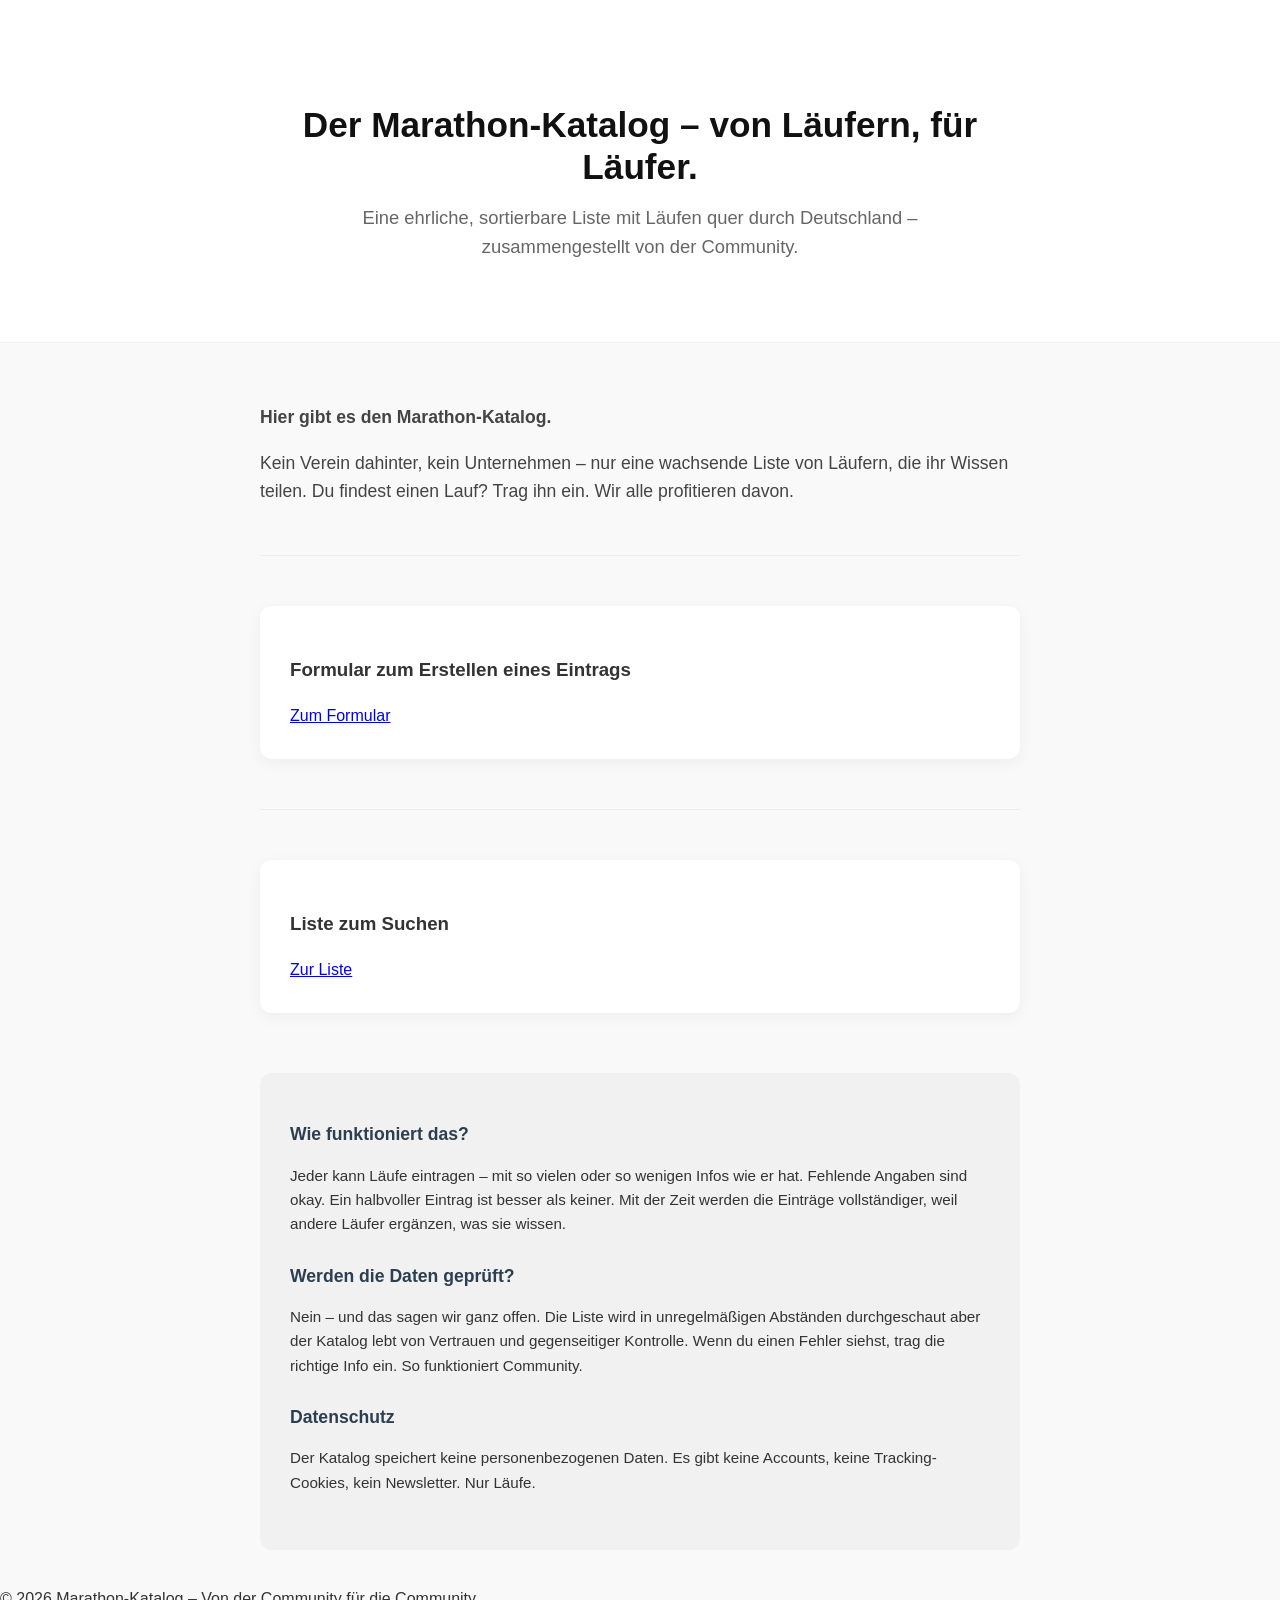
<file: index.html>
<!DOCTYPE html>
<html lang="de">

<head>
    <meta charset="UTF-8">
    <meta name="viewport" content="width=device-width, initial-scale=1.0">
    <title>Marathon-Katalog – Von Läufern, für Läufer</title>
    <link rel="stylesheet" href="style.css">
</head>

<body>

    <header class="hero">
        <div class="container">
            <h1>Der Marathon-Katalog – von Läufern, für Läufer.</h1>
            <p class="subtitle">Eine ehrliche,
                sortierbare Liste mit Läufen quer durch Deutschland – zusammengestellt von der Community.</p>
        </div>
    </header>

    <main class="container">

        <section class="intro-text">

            <p><strong>Hier gibt es den Marathon-Katalog.</strong></p>
            <p>Kein Verein dahinter, kein Unternehmen – nur eine wachsende Liste von Läufern, die ihr Wissen teilen. Du
                findest einen Lauf? Trag ihn ein. Wir alle profitieren davon.</p>
        </section>

        <hr class="separator">

        <section id="formular" class="widget-box">
            <div class="formular">
                <h3>Formular zum Erstellen eines Eintrags</h3>
                <a href="formular.html" class="formular">Zum Formular</a>

            </div>
        </section>

        <hr class="separator">

        <section id="list" class="widget-box">
            <div class="list">
                <h3>Liste zum Suchen</h3>
                <a href="list.html" class="list">Zur Liste</a>
            </div>
        </section>

        <section class="info-section">
            <div class="info-block">
                <h3>Wie funktioniert das?</h3>
                <p>Jeder kann Läufe eintragen – mit so vielen oder so wenigen Infos wie er hat. Fehlende Angaben sind
                    okay. Ein halbvoller Eintrag ist besser als keiner. Mit der Zeit werden die Einträge vollständiger,
                    weil andere Läufer ergänzen, was sie wissen.</p>
            </div>

            <div class="info-block">
                <h3>Werden die Daten geprüft?</h3>
                <p>Nein – und das sagen wir ganz offen. Die Liste wird in unregelmäßigen Abständen durchgeschaut aber
                    der Katalog lebt von Vertrauen und gegenseitiger Kontrolle. Wenn
                    du einen Fehler siehst, trag die richtige Info ein. So funktioniert Community.</p>
            </div>

            <div class="info-block">
                <h3>Datenschutz</h3>
                <p>Der Katalog speichert keine personenbezogenen Daten. Es gibt keine Accounts, keine Tracking-Cookies,
                    kein Newsletter. Nur Läufe.</p>
            </div>
        </section>

    </main>

    <footer class="footer">
        <p>&copy; 2026 Marathon-Katalog – Von der Community für die Community.</p>
    </footer>

</body>

</html>
</file>
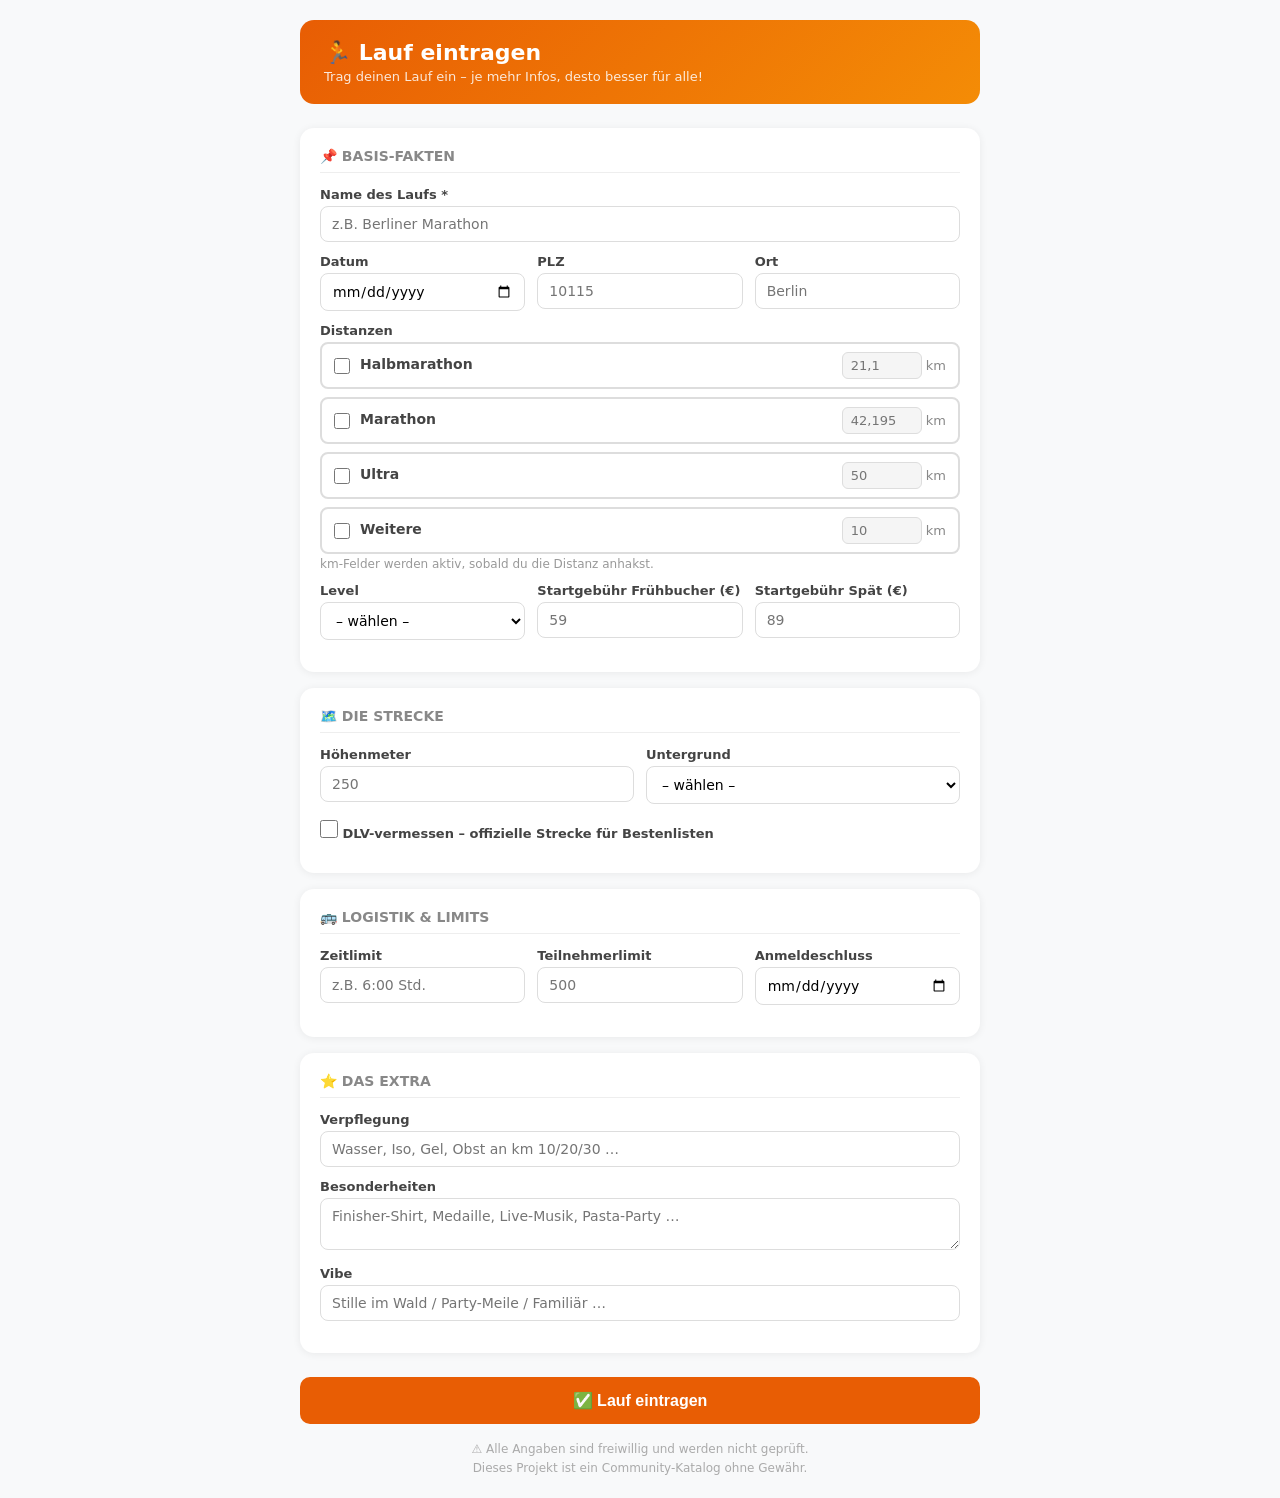
<file: formular.html>
<!DOCTYPE html>
<html lang="de">

<head>
    <meta charset="UTF-8">
    <meta name="viewport" content="width=device-width, initial-scale=1.0">
    <title>Lauf eintragen – Marathon-Katalog</title>
    <style>
        *,
        *::before,
        *::after {
            box-sizing: border-box;
            margin: 0;
            padding: 0;
        }

        body {
            font-family: system-ui, sans-serif;
            background: #f8f9fa;
            color: #222;
            padding: 20px;
        }

        .wrap {
            max-width: 680px;
            margin: 0 auto;
        }

        header {
            background: linear-gradient(135deg, #e85d04, #f48c06);
            color: #fff;
            border-radius: 14px;
            padding: 20px 24px;
            margin-bottom: 24px;
        }

        header h1 {
            font-size: 22px;
            font-weight: 800;
        }

        header p {
            font-size: 13px;
            opacity: .85;
            margin-top: 4px;
        }

        .card {
            background: #fff;
            border-radius: 14px;
            padding: 20px;
            margin-bottom: 16px;
            box-shadow: 0 1px 8px #0001;
        }

        .card h2 {
            font-size: 14px;
            font-weight: 700;
            color: #888;
            border-bottom: 1px solid #eee;
            padding-bottom: 8px;
            margin-bottom: 14px;
        }

        .row {
            display: flex;
            gap: 12px;
            flex-wrap: wrap;
        }

        .field {
            flex: 1 1 200px;
            margin-bottom: 12px;
        }

        .field label {
            display: block;
            font-size: 13px;
            font-weight: 600;
            color: #444;
            margin-bottom: 4px;
        }

        .field input,
        .field select,
        .field textarea {
            width: 100%;
            padding: 9px 11px;
            border: 1px solid #ddd;
            border-radius: 8px;
            font-size: 14px;
            font-family: inherit;
            background: #fff;
        }

        .field textarea {
            resize: vertical;
        }

        /* Distanz-Checkboxen mit km-Feld */
        .dist-list {
            display: flex;
            flex-direction: column;
            gap: 8px;
            margin-top: 4px;
        }

        .dist-row {
            display: flex;
            align-items: center;
            gap: 10px;
            border: 2px solid #ddd;
            border-radius: 8px;
            padding: 8px 12px;
            transition: border-color .15s, background .15s;
        }

        .dist-row:has(input[type=checkbox]:checked) {
            border-color: #e85d04;
            background: #fff5ee;
        }

        .dist-row input[type=checkbox] {
            accent-color: #e85d04;
            width: 16px;
            height: 16px;
            flex-shrink: 0;
        }

        .dist-row .dist-label {
            font-size: 14px;
            flex: 1;
        }

        .dist-row .km-wrap {
            display: flex;
            align-items: center;
            gap: 4px;
        }

        .dist-row .km-wrap input[type=number] {
            width: 80px;
            padding: 5px 8px;
            border: 1px solid #ddd;
            border-radius: 6px;
            font-size: 13px;
        }

        .dist-row .km-wrap span {
            font-size: 13px;
            color: #888;
            white-space: nowrap;
        }

        .dist-row .km-wrap input:disabled {
            background: #f5f5f5;
            color: #bbb;
        }

        .hint {
            font-size: 12px;
            color: #999;
            margin-top: 3px;
        }

        .toggle-label {
            display: flex;
            align-items: center;
            gap: 8px;
            cursor: pointer;
            font-size: 14px;
            margin-top: 4px;
        }

        .toggle-label input {
            accent-color: #e85d04;
            width: 18px;
            height: 18px;
        }

        button[type=submit] {
            width: 100%;
            padding: 14px;
            background: #e85d04;
            color: #fff;
            border: none;
            border-radius: 10px;
            font-size: 16px;
            font-weight: 700;
            cursor: pointer;
            margin-top: 8px;
            transition: opacity .15s;
        }

        button[type=submit]:hover {
            opacity: .9;
        }

        #msg {
            text-align: center;
            padding: 14px;
            border-radius: 10px;
            margin-top: 14px;
            font-weight: 600;
            display: none;
        }

        #msg.ok {
            background: #e8f5e9;
            color: #2e7d32;
        }

        #msg.err {
            background: #fdecea;
            color: #c62828;
        }

        .disclaimer {
            font-size: 12px;
            color: #aaa;
            text-align: center;
            margin-top: 16px;
            line-height: 1.6;
        }
    </style>
</head>

<body>
    <div class="wrap">
        <header>
            <h1>🏃 Lauf eintragen</h1>
            <p>Trag deinen Lauf ein – je mehr Infos, desto besser für alle!</p>
        </header>

        <form id="form" novalidate>

            <div class="card">
                <h2>📌 BASIS-FAKTEN</h2>
                <div class="field">
                    <label>Name des Laufs *</label>
                    <input name="name" placeholder="z.B. Berliner Marathon" required>
                </div>
                <div class="row">
                    <div class="field">
                        <label>Datum</label>
                        <input name="datum" type="date">
                    </div>
                    <div class="field">
                        <label>PLZ</label>
                        <input name="plz" placeholder="10115" maxlength="5">
                    </div>
                    <div class="field">
                        <label>Ort</label>
                        <input name="ort" placeholder="Berlin">
                    </div>
                </div>

                <div class="field">
                    <label>Distanzen</label>
                    <div class="dist-list">
                        <!-- Jede Zeile: Checkbox + Label + km-Eingabe -->
                        <div class="dist-row">
                            <input type="checkbox" name="distanzen" value="Halbmarathon" id="d-halb">
                            <label class="dist-label" for="d-halb">Halbmarathon</label>
                            <div class="km-wrap">
                                <input type="number" name="km_halbmarathon" placeholder="21,1" step="0.1" min="1"
                                    disabled>
                                <span>km</span>
                            </div>
                        </div>
                        <div class="dist-row">
                            <input type="checkbox" name="distanzen" value="Marathon" id="d-mara">
                            <label class="dist-label" for="d-mara">Marathon</label>
                            <div class="km-wrap">
                                <input type="number" name="km_marathon" placeholder="42,195" step="0.001" min="1"
                                    disabled>
                                <span>km</span>
                            </div>
                        </div>
                        <div class="dist-row">
                            <input type="checkbox" name="distanzen" value="Ultra" id="d-ultra">
                            <label class="dist-label" for="d-ultra">Ultra</label>
                            <div class="km-wrap">
                                <input type="number" name="km_ultra" placeholder="50" step="1" min="1" disabled>
                                <span>km</span>
                            </div>
                        </div>
                        <!-- Freie Zusatzdistanz -->
                        <div class="dist-row">
                            <input type="checkbox" name="distanzen" value="Weitere" id="d-weitere">
                            <label class="dist-label" for="d-weitere">Weitere</label>
                            <div class="km-wrap">
                                <input type="number" name="km_weitere" placeholder="10" step="0.1" min="1" disabled>
                                <span>km</span>
                            </div>
                        </div>
                    </div>
                    <p class="hint">km-Felder werden aktiv, sobald du die Distanz anhakst.</p>
                </div>

                <div class="row">
                    <div class="field">
                        <label>Level</label>
                        <select name="level">
                            <option value="">– wählen –</option>
                            <option>Anfänger</option>
                            <option>Fortgeschrittene</option>
                            <option>Alle</option>
                        </select>
                    </div>
                    <div class="field">
                        <label>Startgebühr Frühbucher (€)</label>
                        <input name="kosten_frueh" type="number" placeholder="59">
                    </div>
                    <div class="field">
                        <label>Startgebühr Spät (€)</label>
                        <input name="kosten_spaet" type="number" placeholder="89">
                    </div>
                </div>
            </div>

            <div class="card">
                <h2>🗺️ DIE STRECKE</h2>
                <div class="row">
                    <div class="field">
                        <label>Höhenmeter</label>
                        <input name="hm" type="number" placeholder="250">
                    </div>
                    <div class="field">
                        <label>Untergrund</label>
                        <select name="untergrund">
                            <option value="">– wählen –</option>
                            <option>Asphalt</option>
                            <option>Forstwege</option>
                            <option>Schotter</option>
                            <option>Technischer Trail</option>
                            <option>Gemischt</option>
                        </select>
                    </div>
                </div>
                <div class="field">
                    <label class="toggle-label">
                        <input type="checkbox" name="dlv">
                        <span><strong>DLV-vermessen</strong> – offizielle Strecke für Bestenlisten</span>
                    </label>
                </div>
            </div>

            <div class="card">
                <h2>🚌 LOGISTIK & LIMITS</h2>
                <div class="row">
                    <div class="field">
                        <label>Zeitlimit</label>
                        <input name="zeitlimit" placeholder="z.B. 6:00 Std.">
                    </div>
                    <div class="field">
                        <label>Teilnehmerlimit</label>
                        <input name="teilnehmerlimit" type="number" placeholder="500">
                    </div>
                    <div class="field">
                        <label>Anmeldeschluss</label>
                        <input name="anmeldeschluss" type="date">
                    </div>
                </div>
            </div>

            <div class="card">
                <h2>⭐ DAS EXTRA</h2>
                <div class="field">
                    <label>Verpflegung</label>
                    <input name="verpflegung" placeholder="Wasser, Iso, Gel, Obst an km 10/20/30 …">
                </div>
                <div class="field">
                    <label>Besonderheiten</label>
                    <textarea name="besonderheiten" rows="2"
                        placeholder="Finisher-Shirt, Medaille, Live-Musik, Pasta-Party …"></textarea>
                </div>
                <div class="field">
                    <label>Vibe</label>
                    <input name="vibe" placeholder="Stille im Wald / Party-Meile / Familiär …">
                </div>
            </div>

            <button type="submit">✅ Lauf eintragen</button>
            <div id="msg"></div>
            <p class="disclaimer">⚠️ Alle Angaben sind freiwillig und werden nicht geprüft.<br>Dieses Projekt ist ein
                Community-Katalog ohne Gewähr.</p>
        </form>
    </div>

    <script>
        const SUPABASE_URL = 'https://zznkbvcwhgqxgrakqewp.supabase.co';
        const SUPABASE_KEY = 'sb_publishable_eiF7sdMyOQvUpJtsIvifqA_ztcxqHP2';

        // km-Felder aktivieren/deaktivieren je nach Checkbox
        const pairs = [
            ['d-halb', 'km_halbmarathon'],
            ['d-mara', 'km_marathon'],
            ['d-ultra', 'km_ultra'],
            ['d-weitere', 'km_weitere'],
        ];
        pairs.forEach(([cbId, kmName]) => {
            const cb = document.getElementById(cbId);
            const km = document.querySelector(`input[name="${kmName}"]`);
            cb.addEventListener('change', () => {
                km.disabled = !cb.checked;
                if (!cb.checked) km.value = '';
            });
        });

        document.getElementById('form').addEventListener('submit', async e => {
            e.preventDefault();
            const fd = new FormData(e.target);
            const msg = document.getElementById('msg');

            const name = fd.get('name')?.trim();
            if (!name) { showMsg('Bitte mindestens den Namen eintragen.', false); return; }

            const distanzen = [...document.querySelectorAll('input[name=distanzen]:checked')].map(el => el.value);

            // km-Werte als Objekt speichern: { Halbmarathon: 21.1, Marathon: 42.195, … }
            const kmMap = {};
            pairs.forEach(([cbId, kmName]) => {
                const cb = document.getElementById(cbId);
                const val = parseFloat(fd.get(kmName));
                if (cb.checked && !isNaN(val)) {
                    const label = cb.value || document.querySelector(`label[for="${cbId}"]`)?.textContent.trim();
                    // key = Distanzname
                    kmMap[cb.closest('.dist-row').querySelector('input[type=checkbox]').value] = val;
                }
            });

            const payload = {
                name,
                datum: fd.get('datum') || null,
                plz: fd.get('plz') || null,
                ort: fd.get('ort') || null,
                distanzen: distanzen.length ? distanzen : null,
                distanzen_km: Object.keys(kmMap).length ? kmMap : null, // JSONB-Spalte in Supabase
                level: fd.get('level') || null,
                kosten_frueh: num(fd.get('kosten_frueh')),
                kosten_spaet: num(fd.get('kosten_spaet')),
                hm: num(fd.get('hm')),
                untergrund: fd.get('untergrund') || null,
                dlv: fd.get('dlv') === 'on',
                zeitlimit: fd.get('zeitlimit') || null,
                teilnehmerlimit: num(fd.get('teilnehmerlimit')),
                anmeldeschluss: fd.get('anmeldeschluss') || null,
                verpflegung: fd.get('verpflegung') || null,
                besonderheiten: fd.get('besonderheiten') || null,
                vibe: fd.get('vibe') || null,
            };

            try {
                const res = await fetch(`${SUPABASE_URL}/rest/v1/marathons`, {
                    method: 'POST',
                    headers: {
                        'Content-Type': 'application/json',
                        'apikey': SUPABASE_KEY,
                        'Authorization': `Bearer ${SUPABASE_KEY}`,
                        'Prefer': 'return=minimal'
                    },
                    body: JSON.stringify(payload)
                });
                if (!res.ok) throw new Error(await res.text());
                showMsg('🎉 Danke! Der Lauf wurde eingetragen.', true);
                e.target.reset();
                // alle km-Felder wieder deaktivieren
                pairs.forEach(([, kmName]) => {
                    document.querySelector(`input[name="${kmName}"]`).disabled = true;
                });
            } catch (err) {
                showMsg('Fehler beim Speichern: ' + err.message, false);
            }
        });

        function num(v) { const n = parseFloat(v); return isNaN(n) ? null : n; }
        function showMsg(text, ok) {
            const el = document.getElementById('msg');
            el.textContent = text;
            el.className = ok ? 'ok' : 'err';
            el.style.display = 'block';
            el.scrollIntoView({ behavior: 'smooth', block: 'center' });
        }
    </script>
</body>

</html>
</file>
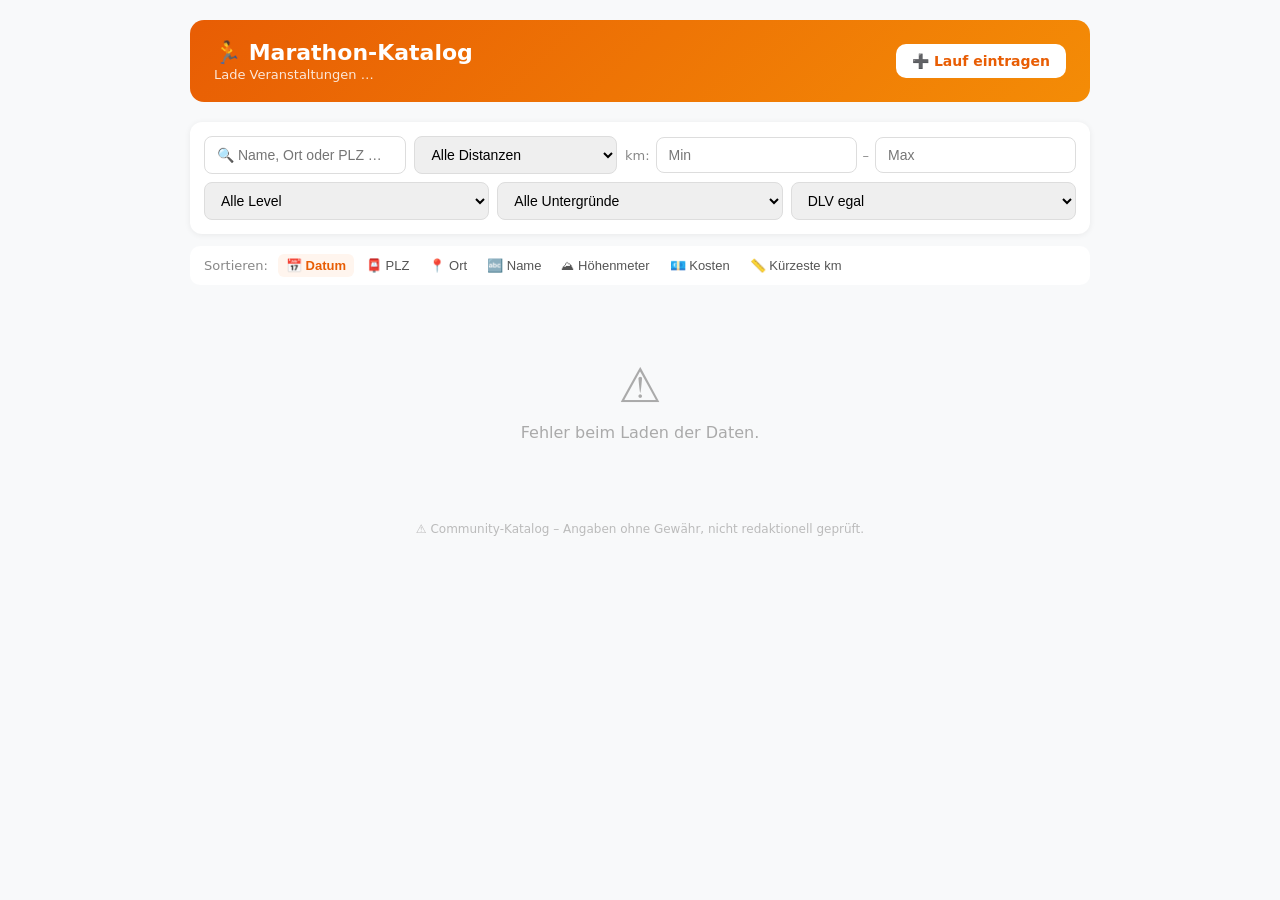
<file: list.html>
<!DOCTYPE html>
<html lang="de">

<head>
    <meta charset="UTF-8">
    <meta name="viewport" content="width=device-width, initial-scale=1.0">
    <title>Marathon-Katalog – Alle Läufe</title>
    <style>
        *,
        *::before,
        *::after {
            box-sizing: border-box;
            margin: 0;
            padding: 0;
        }

        body {
            font-family: system-ui, sans-serif;
            background: #f8f9fa;
            color: #222;
            padding: 20px;
        }

        .wrap {
            max-width: 900px;
            margin: 0 auto;
        }

        header {
            background: linear-gradient(135deg, #e85d04, #f48c06);
            color: #fff;
            border-radius: 14px;
            padding: 20px 24px;
            margin-bottom: 20px;
            display: flex;
            justify-content: space-between;
            align-items: center;
            flex-wrap: wrap;
            gap: 10px;
        }

        header h1 {
            font-size: 22px;
            font-weight: 800;
        }

        header p {
            font-size: 13px;
            opacity: .85;
            margin-top: 2px;
        }

        .add-btn {
            background: #fff;
            color: #e85d04;
            border: none;
            border-radius: 10px;
            padding: 9px 16px;
            font-weight: 700;
            font-size: 14px;
            cursor: pointer;
            text-decoration: none;
            display: inline-block;
        }

        .filters {
            background: #fff;
            border-radius: 12px;
            padding: 14px;
            margin-bottom: 12px;
            box-shadow: 0 1px 6px #0001;
            display: flex;
            flex-wrap: wrap;
            gap: 8px;
        }

        .filters input,
        .filters select {
            padding: 9px 12px;
            border: 1px solid #ddd;
            border-radius: 8px;
            font-size: 14px;
            flex: 1 1 150px;
        }

        /* km-Bereichsfilter */
        .km-range {
            display: flex;
            align-items: center;
            gap: 6px;
            flex: 1 1 220px;
        }

        .km-range label {
            font-size: 13px;
            color: #888;
            white-space: nowrap;
        }

        .km-range input {
            flex: 1;
            min-width: 60px;
        }

        .sort-bar {
            background: #fff;
            border-radius: 10px;
            padding: 8px 14px;
            margin-bottom: 12px;
            display: flex;
            flex-wrap: wrap;
            gap: 4px;
            align-items: center;
            font-size: 13px;
            color: #888;
        }

        .sort-bar span {
            margin-right: 6px;
        }

        .sort-btn {
            background: none;
            border: none;
            cursor: pointer;
            font-size: 13px;
            padding: 4px 8px;
            border-radius: 6px;
            color: #555;
        }

        .sort-btn.active {
            color: #e85d04;
            font-weight: 700;
            background: #fff5ee;
        }

        .count {
            font-size: 13px;
            color: #888;
            margin-bottom: 10px;
        }

        .card {
            background: #fff;
            border-radius: 12px;
            padding: 16px;
            margin-bottom: 10px;
            box-shadow: 0 1px 6px #0001;
            border-left: 4px solid #e85d04;
        }

        .card-head {
            display: flex;
            justify-content: space-between;
            align-items: flex-start;
            flex-wrap: wrap;
            gap: 6px;
        }

        .card-name {
            font-weight: 700;
            font-size: 16px;
        }

        .card-meta {
            color: #888;
            font-size: 13px;
            margin-top: 2px;
        }

        .tags {
            display: flex;
            flex-wrap: wrap;
            gap: 6px;
            margin-top: 10px;
        }

        .tag {
            border-radius: 20px;
            padding: 3px 10px;
            font-size: 12px;
            font-weight: 600;
        }

        .card-extra {
            font-size: 13px;
            color: #555;
            margin-top: 8px;
            line-height: 1.5;
        }

        .empty {
            text-align: center;
            padding: 60px 20px;
            color: #aaa;
        }

        .empty span {
            font-size: 48px;
            display: block;
            margin-bottom: 10px;
        }

        .loading {
            text-align: center;
            padding: 40px;
            color: #aaa;
        }

        .disclaimer {
            font-size: 12px;
            color: #bbb;
            text-align: center;
            margin-top: 20px;
        }
    </style>
</head>

<body>
    <div class="wrap">
        <header>
            <div>
                <h1>🏃 Marathon-Katalog</h1>
                <p id="subtitle">Lade Veranstaltungen …</p>
            </div>
            <a class="add-btn" href="formular.html">➕ Lauf eintragen</a>
        </header>

        <div class="filters">
            <input id="search" placeholder="🔍 Name, Ort oder PLZ …">
            <select id="f-distanz">
                <option value="">Alle Distanzen</option>
                <option>Halbmarathon</option>
                <option>Marathon</option>
                <option>Ultra</option>
                <option>Weitere</option>
            </select>
            <!-- km-Bereichsfilter -->
            <div class="km-range">
                <label>km:</label>
                <input type="number" id="km-min" placeholder="Min" min="1" step="1">
                <label>–</label>
                <input type="number" id="km-max" placeholder="Max" min="1" step="1">
            </div>
            <select id="f-level">
                <option value="">Alle Level</option>
                <option>Anfänger</option>
                <option>Fortgeschrittene</option>
                <option>Alle</option>
            </select>
            <select id="f-untergrund">
                <option value="">Alle Untergründe</option>
                <option>Asphalt</option>
                <option>Forstwege</option>
                <option>Schotter</option>
                <option>Technischer Trail</option>
                <option>Gemischt</option>
            </select>
            <select id="f-dlv">
                <option value="">DLV egal</option>
                <option value="true">Nur DLV-vermessen</option>
            </select>
        </div>

        <div class="sort-bar">
            <span>Sortieren:</span>
            <button class="sort-btn active" data-key="datum">📅 Datum</button>
            <button class="sort-btn" data-key="plz">📮 PLZ</button>
            <button class="sort-btn" data-key="ort">📍 Ort</button>
            <button class="sort-btn" data-key="name">🔤 Name</button>
            <button class="sort-btn" data-key="hm">⛰ Höhenmeter</button>
            <button class="sort-btn" data-key="kosten_frueh">💶 Kosten</button>
            <button class="sort-btn" data-key="km_min">📏 Kürzeste km</button>
        </div>

        <div class="count" id="count"></div>
        <div id="list">
            <div class="loading">⏳ Lade Daten …</div>
        </div>
        <p class="disclaimer">⚠️ Community-Katalog – Angaben ohne Gewähr, nicht redaktionell geprüft.</p>
    </div>

    <script>
        const SUPABASE_URL = 'https://zznkbvcwhgqxgrakqewp.supabase.co';
        const SUPABASE_KEY = 'sb_publishable_eiF7sdMyOQvUpJtsIvifqA_ztcxqHP2';

        let allData = [];
        let sortKey = 'datum';
        let sortDir = 'asc';

        async function load() {
            try {
                const res = await fetch(`${SUPABASE_URL}/rest/v1/marathons?select=*&order=datum.asc`, {
                    headers: { 'apikey': SUPABASE_KEY, 'Authorization': `Bearer ${SUPABASE_KEY}` }
                });
                allData = await res.json();
                document.getElementById('subtitle').textContent = `${allData.length} Veranstaltungen im Katalog`;
                render();
            } catch (e) {
                document.getElementById('list').innerHTML = '<div class="empty"><span>⚠️</span>Fehler beim Laden der Daten.</div>';
            }
        }

        // Alle km-Werte eines Eintrags als flaches Array zurückgeben
        // distanzen_km ist z.B. { "Marathon": 42.195, "Halbmarathon": 21.1 }
        function allKm(entry) {
            const map = entry.distanzen_km;
            if (!map || typeof map !== 'object') return [];
            return Object.values(map).map(Number).filter(n => !isNaN(n));
        }

        function render() {
            const search = document.getElementById('search').value.toLowerCase();
            const fDist = document.getElementById('f-distanz').value;
            const kmMin = parseFloat(document.getElementById('km-min').value);
            const kmMax = parseFloat(document.getElementById('km-max').value);
            const fLevel = document.getElementById('f-level').value;
            const fUnt = document.getElementById('f-untergrund').value;
            const fDlv = document.getElementById('f-dlv').value;

            let data = allData.filter(e => {
                // Volltextsuche
                if (search && !`${e.name} ${e.ort} ${e.plz}`.toLowerCase().includes(search)) return false;
                // Distanz-Kategorie
                if (fDist && !(e.distanzen || []).includes(fDist)) return false;
                // km-Bereich: mind. eine Distanz des Eintrags muss im Bereich liegen
                if (!isNaN(kmMin) || !isNaN(kmMax)) {
                    const kms = allKm(e);
                    if (!kms.length) return false; // kein km-Wert hinterlegt → herausfiltern
                    const inRange = kms.some(k =>
                        (isNaN(kmMin) || k >= kmMin) &&
                        (isNaN(kmMax) || k <= kmMax)
                    );
                    if (!inRange) return false;
                }
                if (fLevel && e.level !== fLevel) return false;
                if (fUnt && e.untergrund !== fUnt) return false;
                if (fDlv === 'true' && !e.dlv) return false;
                return true;
            });

            // Sortierung
            data.sort((a, b) => {
                let av, bv;
                if (sortKey === 'km_min') {
                    // nach kürzester angebotener Distanz sortieren
                    av = Math.min(...(allKm(a).length ? allKm(a) : [Infinity]));
                    bv = Math.min(...(allKm(b).length ? allKm(b) : [Infinity]));
                } else {
                    av = a[sortKey] ?? '';
                    bv = b[sortKey] ?? '';
                    if (['hm', 'kosten_frueh', 'plz', 'teilnehmerlimit'].includes(sortKey)) {
                        av = parseFloat(av) || 0;
                        bv = parseFloat(bv) || 0;
                    }
                }
                if (av < bv) return sortDir === 'asc' ? -1 : 1;
                if (av > bv) return sortDir === 'asc' ? 1 : -1;
                return 0;
            });

            document.getElementById('count').textContent =
                `${data.length} Veranstaltung${data.length !== 1 ? 'en' : ''} gefunden`;

            if (!data.length) {
                document.getElementById('list').innerHTML = '<div class="empty"><span>🏃</span>Keine Läufe gefunden.</div>';
                return;
            }

            document.getElementById('list').innerHTML = data.map(e => {
                const datum = e.datum
                    ? new Date(e.datum).toLocaleDateString('de-DE', { day: '2-digit', month: 'long', year: 'numeric' })
                    : '';

                // km-Tags pro Distanz aufbauen
                const kmMap = (e.distanzen_km && typeof e.distanzen_km === 'object') ? e.distanzen_km : {};
                const distTags = (e.distanzen || []).map(d => {
                    const km = kmMap[d];
                    const label = km != null ? `${d} (${km} km)` : d;
                    return tag(label, '#e85d04');
                }).join('');

                const tags = [
                    distTags,
                    e.level ? tag(e.level, '#2196f3') : '',
                    e.untergrund ? tag(e.untergrund, '#4caf50') : '',
                    e.hm ? tag(`⛰ ${e.hm} Hm`, '#9c27b0') : '',
                    e.dlv ? tag('DLV ✓', '#ff9800') : '',
                    e.kosten_frueh ? tag(`ab ${e.kosten_frueh}€`, '#607d8b') : '',
                    e.zeitlimit ? tag(`⏱ ${e.zeitlimit}`, '#795548') : '',
                ].filter(Boolean).join('');

                const extra = [
                    e.vibe ? `✨ ${e.vibe}` : '',
                    e.besonderheiten ? `🏅 ${e.besonderheiten}` : '',
                    e.verpflegung ? `🍌 ${e.verpflegung}` : '',
                ].filter(Boolean).join('&ensp;·&ensp;');

                return `
            <div class="card">
              <div class="card-head">
                <div>
                  <div class="card-name">${esc(e.name)}</div>
                  <div class="card-meta">
                    ${e.plz || e.ort ? `📍 ${[e.plz, e.ort].filter(Boolean).join(' ')} &nbsp;` : ''}
                    ${datum ? `📅 ${datum}` : ''}
                  </div>
                </div>
              </div>
              ${tags ? `<div class="tags">${tags}</div>` : ''}
              ${extra ? `<div class="card-extra">${extra}</div>` : ''}
            </div>`;
            }).join('');
        }

        function tag(text, color) {
            return `<span class="tag" style="background:${color}18;color:${color};border:1px solid ${color}44">${text}</span>`;
        }
        function esc(s) { return (s || '').replace(/&/g, '&amp;').replace(/</g, '&lt;').replace(/>/g, '&gt;'); }

        // Events
        ['search', 'f-distanz', 'km-min', 'km-max', 'f-level', 'f-untergrund', 'f-dlv'].forEach(id => {
            document.getElementById(id).addEventListener('input', render);
        });

        document.querySelectorAll('.sort-btn').forEach(btn => {
            btn.addEventListener('click', () => {
                const k = btn.dataset.key;
                sortDir = (sortKey === k && sortDir === 'asc') ? 'desc' : 'asc';
                sortKey = k;
                document.querySelectorAll('.sort-btn').forEach(b => b.classList.toggle('active', b === btn));
                render();
            });
        });

        load();
    </script>
</body>

</html>
</file>
<file: style.css>
/* 1. GRUND-EINSTELLUNGEN & RESET */
* {
    box-sizing: border-box;
    -webkit-tap-highlight-color: transparent;
}

body {
    font-family: -apple-system, BlinkMacSystemFont, "Segoe UI", Roboto, Helvetica, Arial, sans-serif;
    line-height: 1.6;
    color: #333;
    background-color: #f9f9f9;
    margin: 0;
    padding: 0;
}

.container {
    max-width: 800px;
    margin: 0 auto;
    padding: 20px;
}

/* 2. HEADER / HERO BEREICH */
.hero {
    background-color: #fff;
    border-bottom: 1px solid #eee;
    padding: 60px 20px;
    text-align: center;
}

.hero h1 {
    font-size: 2.2rem;
    margin-bottom: 15px;
    color: #111;
    line-height: 1.2;
}

.subtitle {
    font-size: 1.15rem;
    color: #666;
    max-width: 600px;
    margin: 0 auto;
}

/* 3. TEXT-ELEMENTE & TRENNER */
.intro-text {
    margin: 40px 0;
    font-size: 1.1rem;
    color: #444;
}

.separator {
    border: 0;
    border-top: 1px solid #eee;
    margin: 50px 0;
}

/* 4. SEKTIONEN (FORMULAR & LISTE) */
#formular,
#list {
    background: #fff;
    padding: 30px;
    border-radius: 12px;
    box-shadow: 0 4px 15px rgba(0, 0, 0, 0.05);
    margin-bottom: 40px;
}

#formular h2,
#list h2 {
    margin-top: 0;
    font-size: 1.5rem;
    color: #2c3e50;
    margin-bottom: 20px;
}

/* Formular-Elemente */
#formular form {
    display: flex;
    flex-direction: column;
    gap: 15px;
}

#formular input,
#formular textarea,
#formular select {
    width: 100%;
    padding: 14px;
    border: 1px solid #ddd;
    border-radius: 8px;
    font-size: 16px;
    /* Verhindert Auto-Zoom auf Mobilgeräten */
    background: #fff;
}

/* 5. DAS BUTTON-STYLING (FÜR BEIDE BEREICHE) */
#formular button,
#list button,
.btn-style {
    display: inline-block;
    background: linear-gradient(135deg, #2ecc71 0%, #27ae60 100%);
    color: white;
    padding: 16px 28px;
    border: none;
    border-radius: 50px;
    /* Abgerundete Pillen-Form */
    font-size: 1rem;
    font-weight: 700;
    text-transform: uppercase;
    letter-spacing: 1px;
    cursor: pointer;
    box-shadow: 0 4px 15px rgba(46, 204, 113, 0.3);
    transition: all 0.3s ease;
    width: 100%;
    margin-top: 10px;
}

/* Hover-Effekt für beide Buttons */
#formular button:hover,
#list button:hover {
    transform: translateY(-2px);
    box-shadow: 0 6px 20px rgba(46, 204, 113, 0.4);
    background: linear-gradient(135deg, #27ae60 0%, #2ecc71 100%);
}

/* Klick-Effekt für beide Buttons */
#formular button:active,
#list button:active {
    transform: translateY(0);
    box-shadow: 0 2px 10px rgba(46, 204, 113, 0.2);
}

/* 6. LISTEN-EINTRÄGE (Karten-Stil) */
.entry-card,
.list-item {
    background: #fdfdfd;
    border-radius: 10px;
    padding: 20px;
    margin-bottom: 15px;
    border-left: 5px solid #27ae60;
    box-shadow: 0 2px 8px rgba(0, 0, 0, 0.04);
    text-align: left;
}

.entry-card strong {
    display: block;
    font-size: 1.2rem;
    margin-bottom: 5px;
    color: #111;
}

/* 7. INFO / FAQ SEKTION */
.info-section {
    margin-top: 60px;
    background: #f1f1f1;
    padding: 30px;
    border-radius: 12px;
}

.info-block h3 {
    font-size: 1.1rem;
    margin-bottom: 8px;
    color: #2c3e50;
}

.info-block p {
    font-size: 0.95rem;
    margin-bottom: 25px;
}

/* 8. MOBILE ANPASSUNGEN */
@media (max-width: 600px) {
    .hero {
        padding: 40px 15px;
        text-align: left;
    }

    .hero h1 {
        font-size: 1.7rem;
    }

    .container {
        padding: 15px;
    }

    #formular,
    #list {
        padding: 20px;
    }

    #formular h2,
    #list h2 {
        font-size: 1.3rem;
    }

    .intro-text {
        font-size: 1rem;
    }
}
</file>
